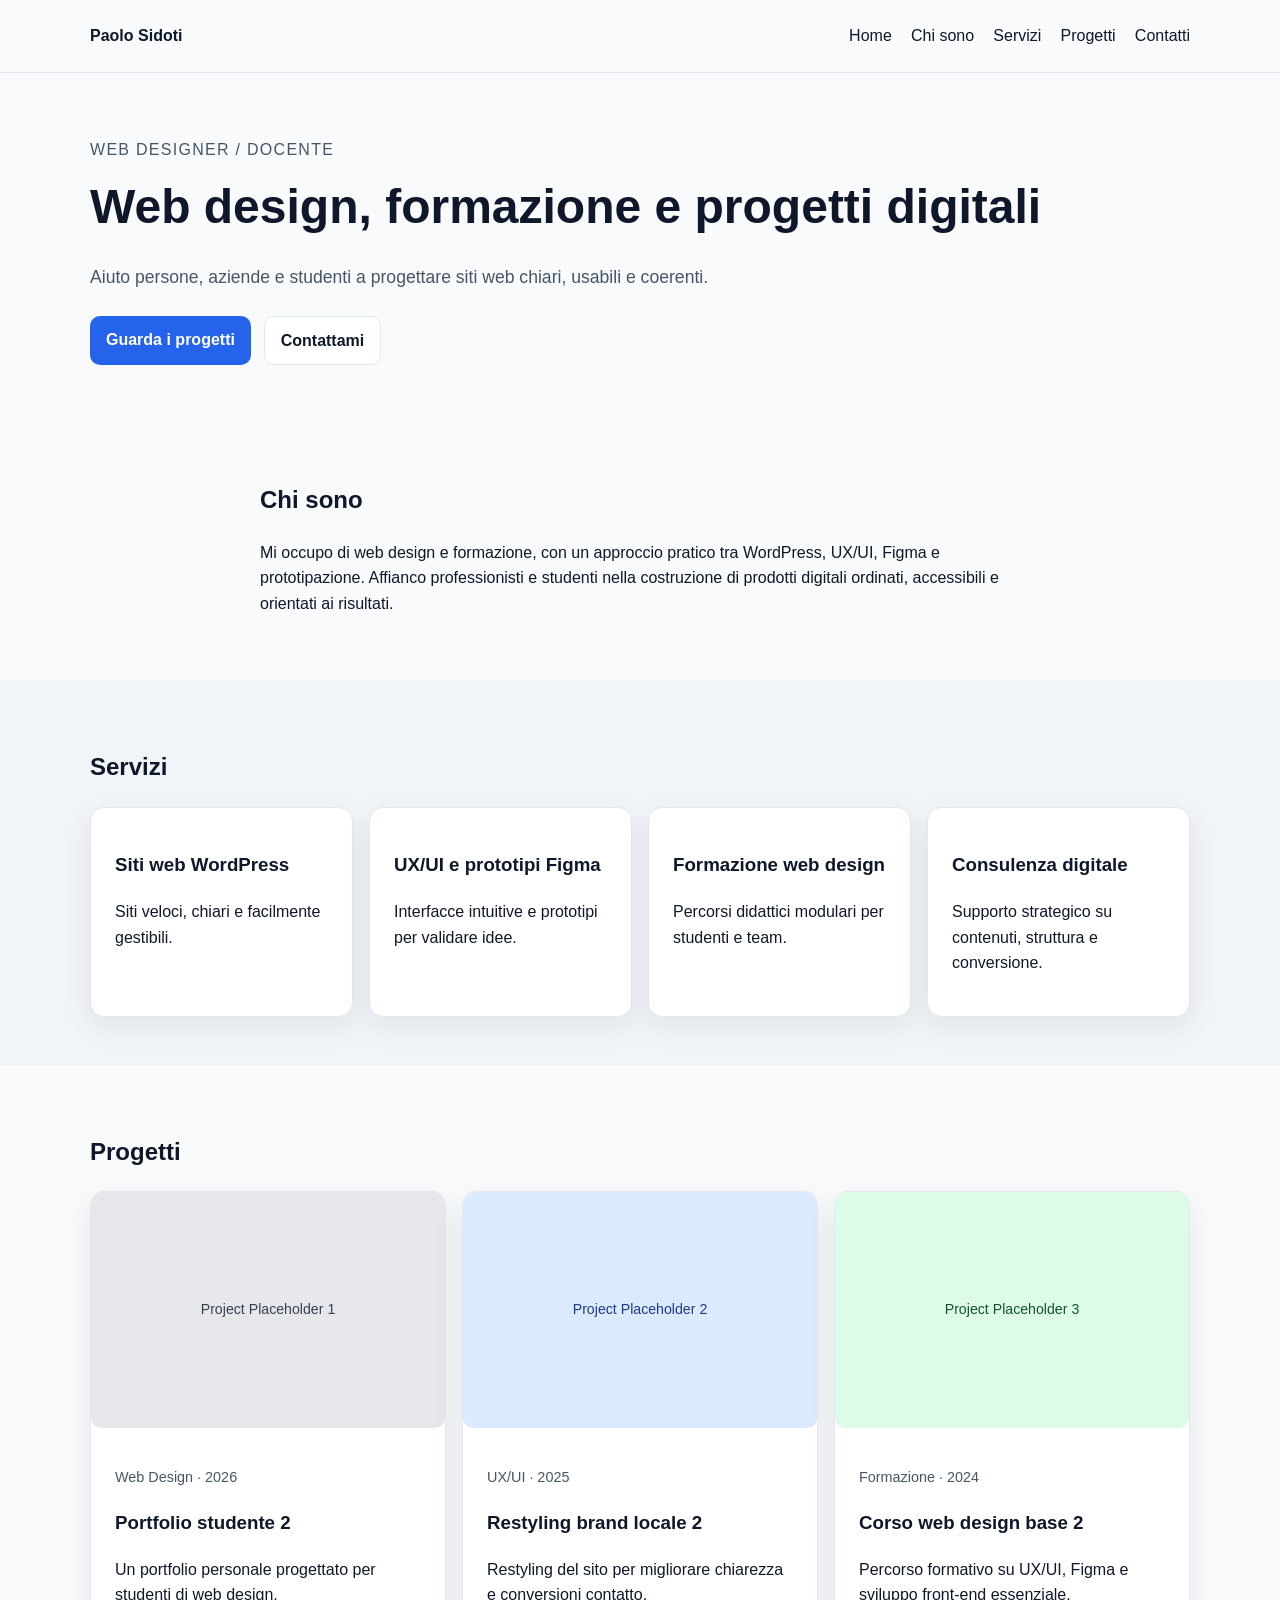
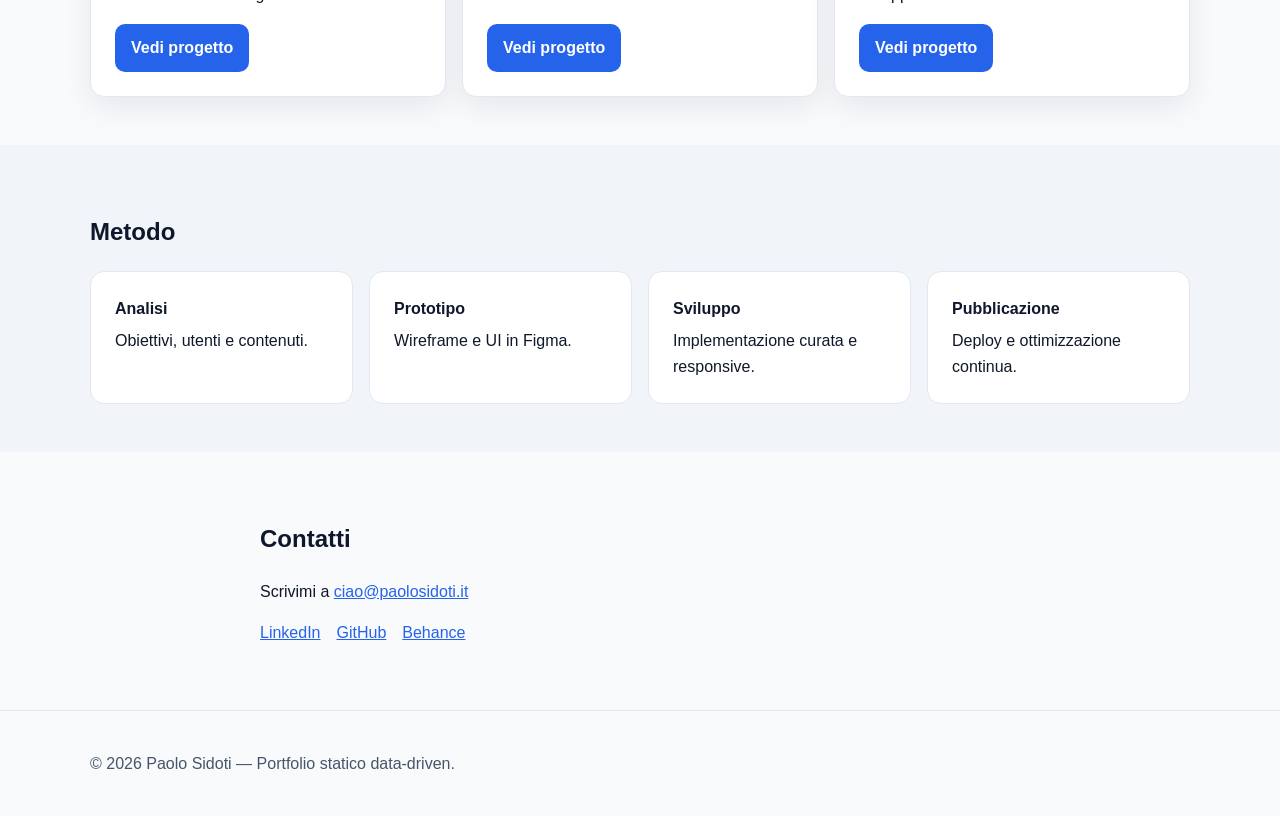
<file: index.html>
<!DOCTYPE html>
<html lang="it">
<head>
  <meta charset="UTF-8">
  <meta name="viewport" content="width=device-width, initial-scale=1.0">
  <meta name="description" content="Portfolio di Paolo Sidoti: web design, formazione e progetti digitali.">
  <title>Paolo Sidoti | Web Design & Formazione</title>
  <link rel="stylesheet" href="css/style.css">
</head>
<body>
  <a class="skip-link" href="#main-content">Salta al contenuto principale</a>
  <header class="site-header" id="home">
    <div class="container nav-wrap">
      <a class="logo" href="#home" aria-label="Vai alla home">Paolo Sidoti</a>
      <button class="menu-toggle" aria-expanded="false" aria-controls="site-nav" aria-label="Apri menu">☰</button>
      <nav id="site-nav" class="site-nav" aria-label="Menu principale">
        <ul>
          <li><a href="#home">Home</a></li>
          <li><a href="#chi-sono">Chi sono</a></li>
          <li><a href="#servizi">Servizi</a></li>
          <li><a href="#progetti">Progetti</a></li>
          <li><a href="#contatti">Contatti</a></li>
        </ul>
      </nav>
    </div>
  </header>

  <main id="main-content">
    <section class="hero section">
      <div class="container">
        <p class="eyebrow">Web designer / Docente</p>
        <h1>Web design, formazione e progetti digitali</h1>
        <p class="lead">Aiuto persone, aziende e studenti a progettare siti web chiari, usabili e coerenti.</p>
        <div class="hero-actions">
          <a class="btn btn-primary" href="#progetti">Guarda i progetti</a>
          <a class="btn btn-secondary" href="#contatti">Contattami</a>
        </div>
      </div>
    </section>

    <section id="chi-sono" class="section">
      <div class="container narrow">
        <h2>Chi sono</h2>
        <p>Mi occupo di web design e formazione, con un approccio pratico tra WordPress, UX/UI, Figma e prototipazione. Affianco professionisti e studenti nella costruzione di prodotti digitali ordinati, accessibili e orientati ai risultati.</p>
      </div>
    </section>

    <section id="servizi" class="section alt-bg">
      <div class="container">
        <h2>Servizi</h2>
        <div class="grid cards-4">
          <article class="card reveal"><h3>Siti web WordPress</h3><p>Siti veloci, chiari e facilmente gestibili.</p></article>
          <article class="card reveal"><h3>UX/UI e prototipi Figma</h3><p>Interfacce intuitive e prototipi per validare idee.</p></article>
          <article class="card reveal"><h3>Formazione web design</h3><p>Percorsi didattici modulari per studenti e team.</p></article>
          <article class="card reveal"><h3>Consulenza digitale</h3><p>Supporto strategico su contenuti, struttura e conversione.</p></article>
        </div>
      </div>
    </section>

    <section id="progetti" class="section">
      <div class="container">
        <div class="section-head">
          <h2>Progetti</h2>
        </div>
        <div id="projects-grid" class="grid cards-3" aria-live="polite"></div>
      </div>
    </section>

    <section class="section alt-bg" id="metodo">
      <div class="container">
        <h2>Metodo</h2>
        <ol class="steps">
          <li class="reveal"><strong>Analisi</strong><span>Obiettivi, utenti e contenuti.</span></li>
          <li class="reveal"><strong>Prototipo</strong><span>Wireframe e UI in Figma.</span></li>
          <li class="reveal"><strong>Sviluppo</strong><span>Implementazione curata e responsive.</span></li>
          <li class="reveal"><strong>Pubblicazione</strong><span>Deploy e ottimizzazione continua.</span></li>
        </ol>
      </div>
    </section>

    <section id="contatti" class="section">
      <div class="container narrow">
        <h2>Contatti</h2>
        <p>Scrivimi a <a href="mailto:ciao@paolosidoti.it">ciao@paolosidoti.it</a></p>
        <ul class="social-links">
          <li><a href="#" aria-label="Profilo LinkedIn">LinkedIn</a></li>
          <li><a href="#" aria-label="Profilo GitHub">GitHub</a></li>
          <li><a href="#" aria-label="Profilo Behance">Behance</a></li>
        </ul>
      </div>
    </section>
  </main>

  <footer class="site-footer">
    <div class="container">
      <p>© 2026 Paolo Sidoti — Portfolio statico data-driven.</p>
    </div>
  </footer>

  <script src="data/projects.js"></script>
  <script src="js/main.js"></script>
</body>
</html>
</file>
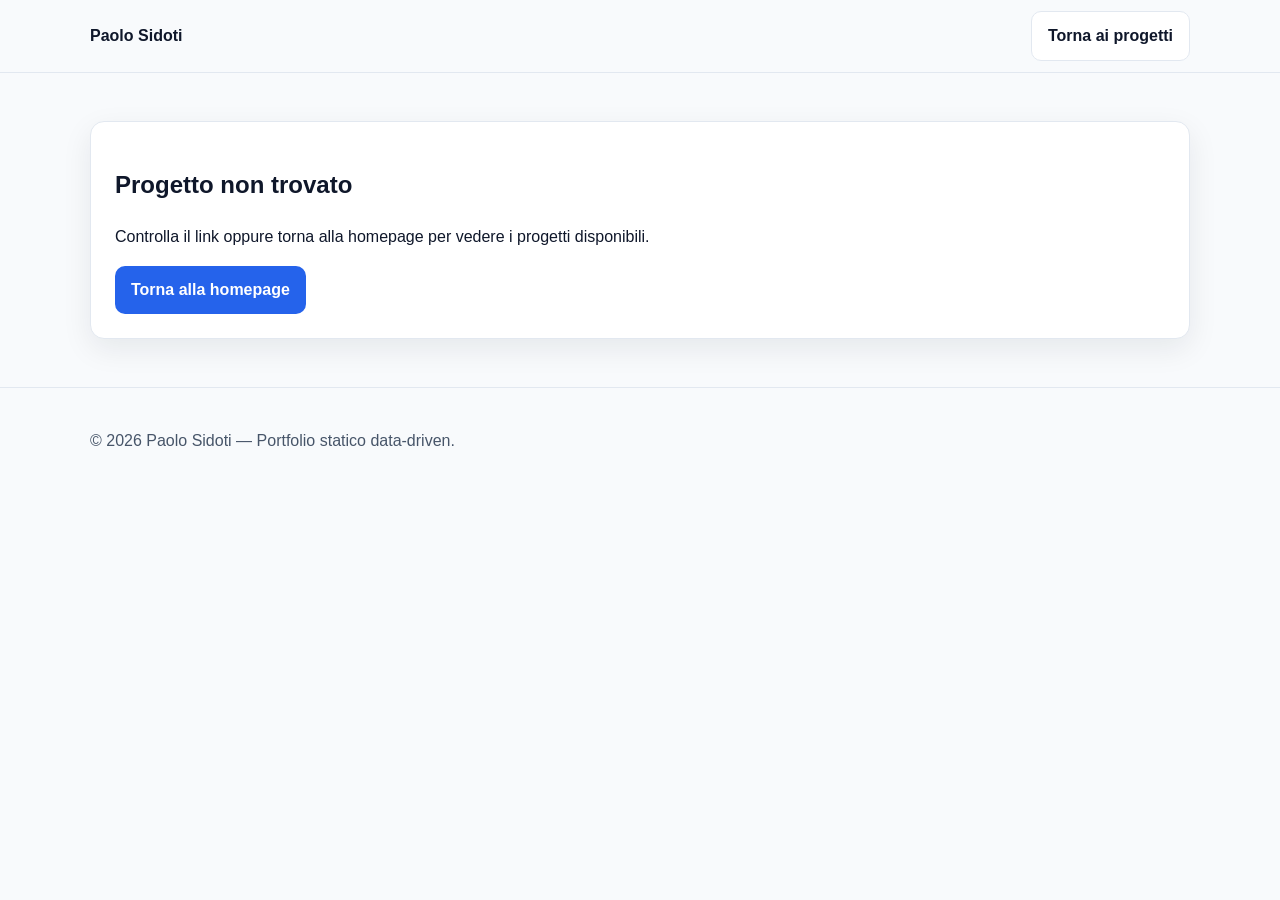
<file: project.html>
<!DOCTYPE html>
<html lang="it">
<head>
  <meta charset="UTF-8">
  <meta name="viewport" content="width=device-width, initial-scale=1.0">
  <meta name="description" content="Dettaglio progetto portfolio di Paolo Sidoti.">
  <title>Dettaglio progetto | Paolo Sidoti</title>
  <link rel="stylesheet" href="css/style.css">
</head>
<body>
  <header class="site-header">
    <div class="container nav-wrap">
      <a class="logo" href="index.html" aria-label="Torna alla home">Paolo Sidoti</a>
      <nav aria-label="Navigazione secondaria">
        <a class="btn btn-secondary" href="index.html#progetti">Torna ai progetti</a>
      </nav>
    </div>
  </header>

  <main class="section">
    <div class="container" id="project-content" aria-live="polite"></div>
  </main>

  <footer class="site-footer">
    <div class="container">
      <p>© 2026 Paolo Sidoti — Portfolio statico data-driven.</p>
    </div>
  </footer>

  <script src="data/projects.js"></script>
  <script src="js/project.js"></script>
</body>
</html>
</file>
<file: css/style.css>
:root {
  --bg: #f8fafc;
  --surface: #ffffff;
  --text: #0f172a;
  --muted: #475569;
  --accent: #2563eb;
  --accent-hover: #1d4ed8;
  --border: #e2e8f0;
  --shadow: 0 10px 30px rgb(15 23 42 / 8%);
  --radius: 14px;
  --radius-sm: 10px;
  --space-1: 0.5rem;
  --space-2: 1rem;
  --space-3: 1.5rem;
  --space-4: 2rem;
  --space-5: 3rem;
}
* { box-sizing: border-box; }
html { scroll-behavior: smooth; }
body { margin: 0; font-family: -apple-system, BlinkMacSystemFont, "Segoe UI", sans-serif; color: var(--text); background: var(--bg); line-height: 1.6; }
a { color: var(--accent); }
a:hover { color: var(--accent-hover); }
img { max-width: 100%; display: block; border-radius: var(--radius-sm); }
.container { width: min(1100px, 92%); margin: 0 auto; }
.narrow { width: min(760px, 92%); }
.section { padding: var(--space-5) 0; }
.alt-bg { background: #f1f5f9; }
.skip-link { position: absolute; left: -999px; top: auto; }
.skip-link:focus { left: 1rem; top: 1rem; background: #fff; padding: .5rem; border-radius: 6px; }
.site-header { position: sticky; top: 0; z-index: 100; background: rgb(248 250 252 / 92%); backdrop-filter: blur(8px); border-bottom: 1px solid var(--border); }
.nav-wrap { display: flex; align-items: center; justify-content: space-between; min-height: 72px; }
.logo { font-weight: 700; color: var(--text); text-decoration: none; }
.site-nav ul { display: flex; list-style: none; gap: 1.2rem; padding: 0; margin: 0; }
.site-nav a { text-decoration: none; color: var(--text); }
.menu-toggle { display: none; border: 1px solid var(--border); background: #fff; border-radius: 8px; padding: 0.4rem 0.7rem; }
.hero h1 { font-size: clamp(1.9rem, 4vw, 3rem); margin: 0 0 var(--space-2); }
.eyebrow { text-transform: uppercase; letter-spacing: .08em; color: var(--muted); margin-bottom: .4rem; }
.lead { font-size: 1.1rem; color: var(--muted); max-width: 65ch; }
.hero-actions { display: flex; gap: .8rem; flex-wrap: wrap; margin-top: var(--space-3); }
.btn { display: inline-block; border: 0; border-radius: 10px; padding: .7rem 1rem; text-decoration: none; font-weight: 600; transition: .2s ease; }
.btn-primary { background: var(--accent); color: #fff; }
.btn-primary:hover { background: var(--accent-hover); color: #fff; }
.btn-secondary { background: #fff; color: var(--text); border: 1px solid var(--border); }
.grid { display: grid; gap: var(--space-2); }
.cards-4 { grid-template-columns: repeat(4, minmax(0, 1fr)); }
.cards-3 { grid-template-columns: repeat(3, minmax(0, 1fr)); }
.card { background: var(--surface); border: 1px solid var(--border); border-radius: var(--radius); padding: var(--space-3); box-shadow: var(--shadow); transition: transform .2s ease, box-shadow .2s ease; }
.card:hover { transform: translateY(-4px); box-shadow: 0 16px 30px rgb(15 23 42 / 12%); }
.project-card { overflow: hidden; padding: 0; }
.project-card .project-content { padding: var(--space-3); }
.project-meta { color: var(--muted); font-size: .9rem; }
.steps { list-style: none; padding: 0; margin: 0; display: grid; grid-template-columns: repeat(4, minmax(0,1fr)); gap: var(--space-2); }
.steps li { background: var(--surface); border: 1px solid var(--border); border-radius: var(--radius); padding: var(--space-3); display: flex; flex-direction: column; gap: .4rem; }
.social-links { list-style: none; display: flex; gap: 1rem; padding: 0; }
.site-footer { border-top: 1px solid var(--border); padding: var(--space-3) 0; color: var(--muted); }
.project-layout { display: grid; gap: var(--space-4); }
.project-info { display: grid; gap: var(--space-2); grid-template-columns: repeat(4,minmax(0,1fr)); }
.gallery { display: grid; grid-template-columns: repeat(2, minmax(0,1fr)); gap: var(--space-2); }
.reveal { opacity: 0; transform: translateY(20px); transition: .5s ease; }
.reveal.visible { opacity: 1; transform: translateY(0); }
@media (max-width: 960px) {
  .cards-4, .cards-3, .steps, .project-info { grid-template-columns: repeat(2, minmax(0,1fr)); }
}
@media (max-width: 700px) {
  .menu-toggle { display: inline-block; }
  .site-nav { position: absolute; right: 4%; top: 72px; background: #fff; border: 1px solid var(--border); border-radius: 10px; padding: 1rem; display: none; min-width: 220px; }
  .site-nav.open { display: block; }
  .site-nav ul { flex-direction: column; }
  .cards-4, .cards-3, .steps, .project-info, .gallery { grid-template-columns: 1fr; }
}
</file>
